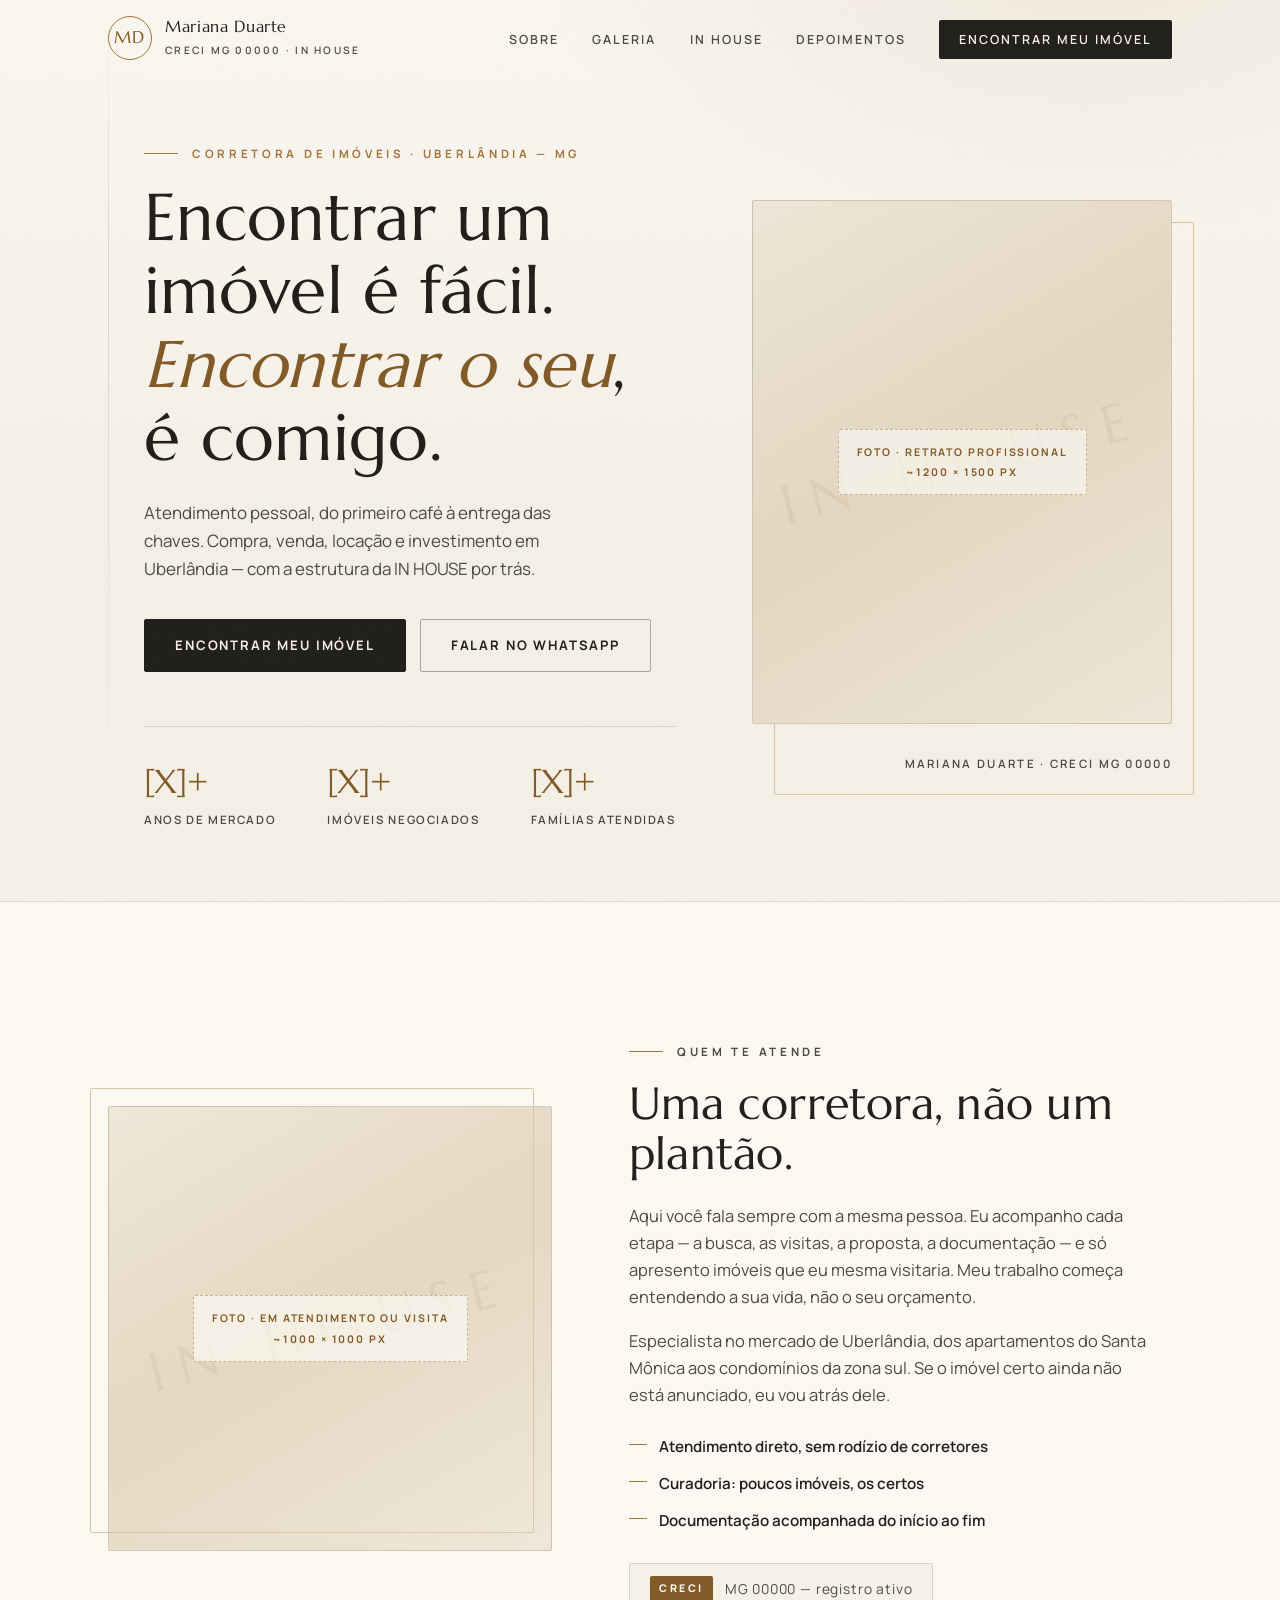
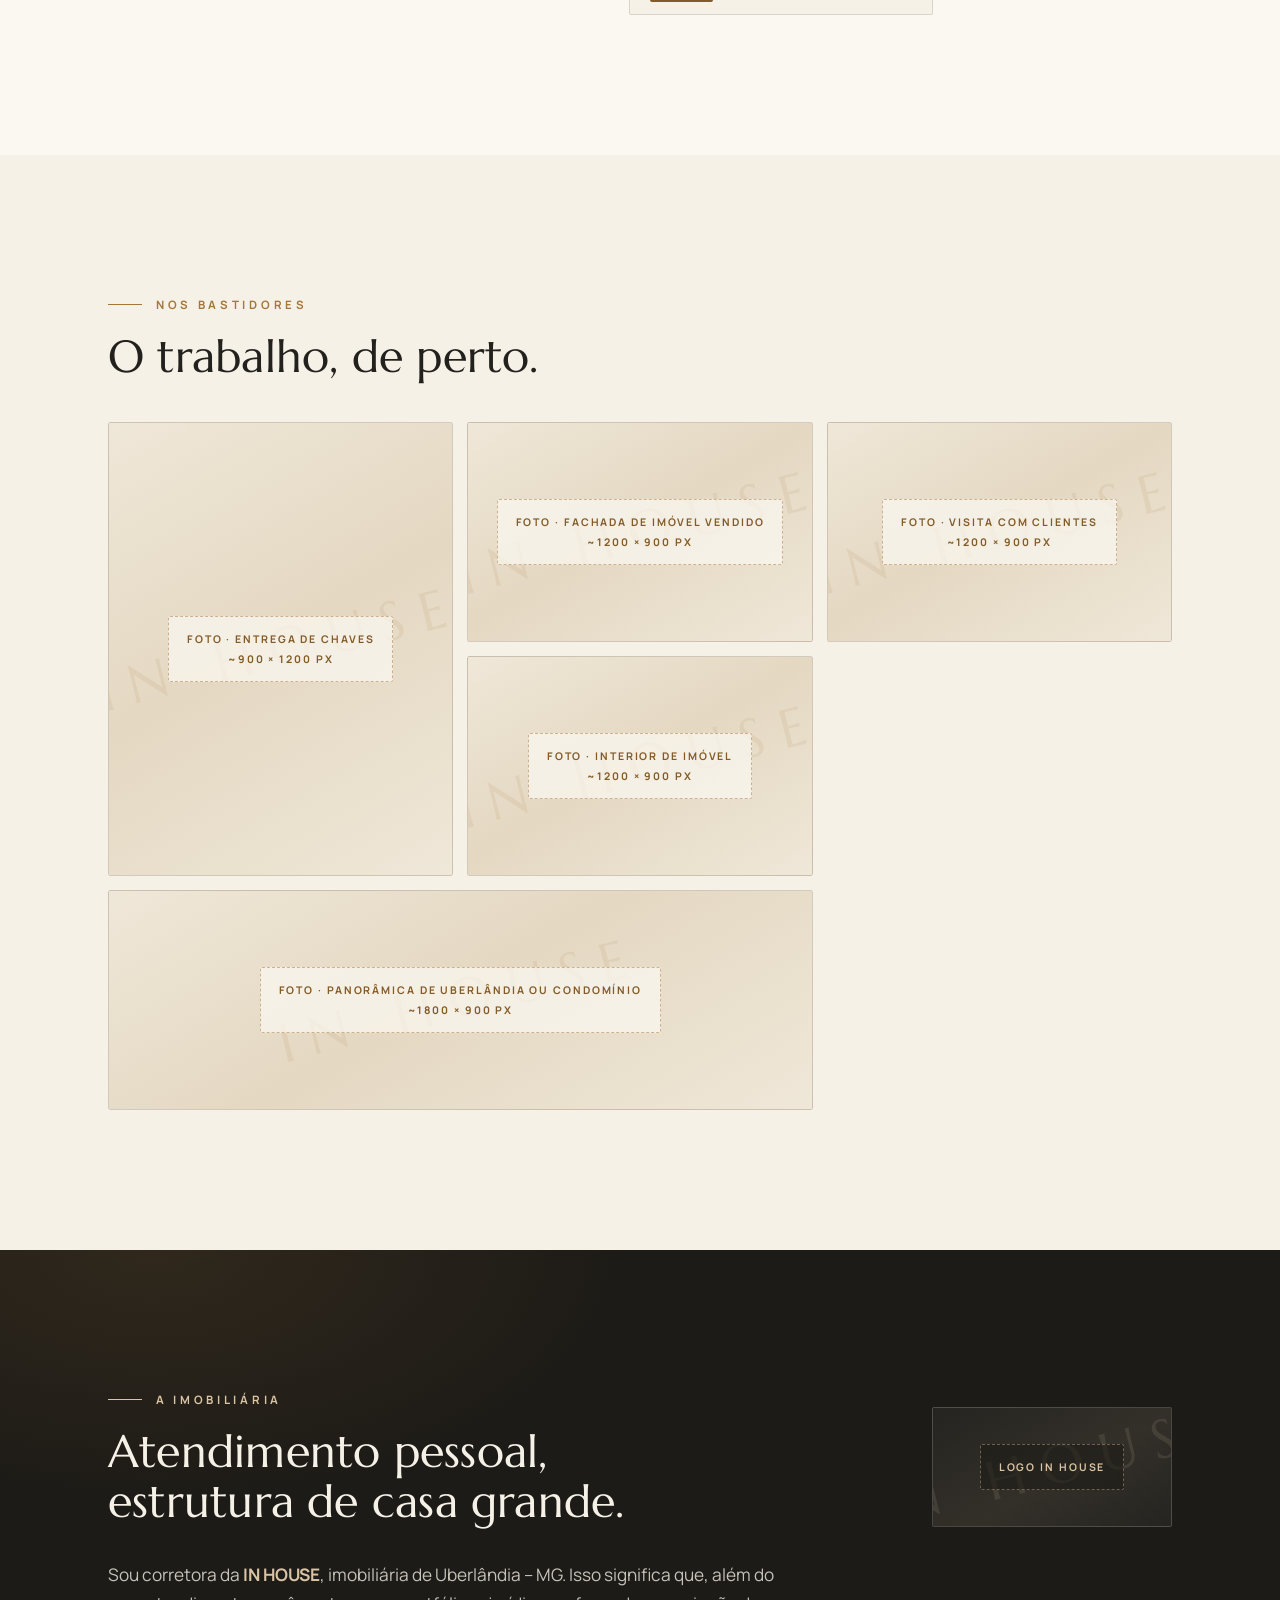
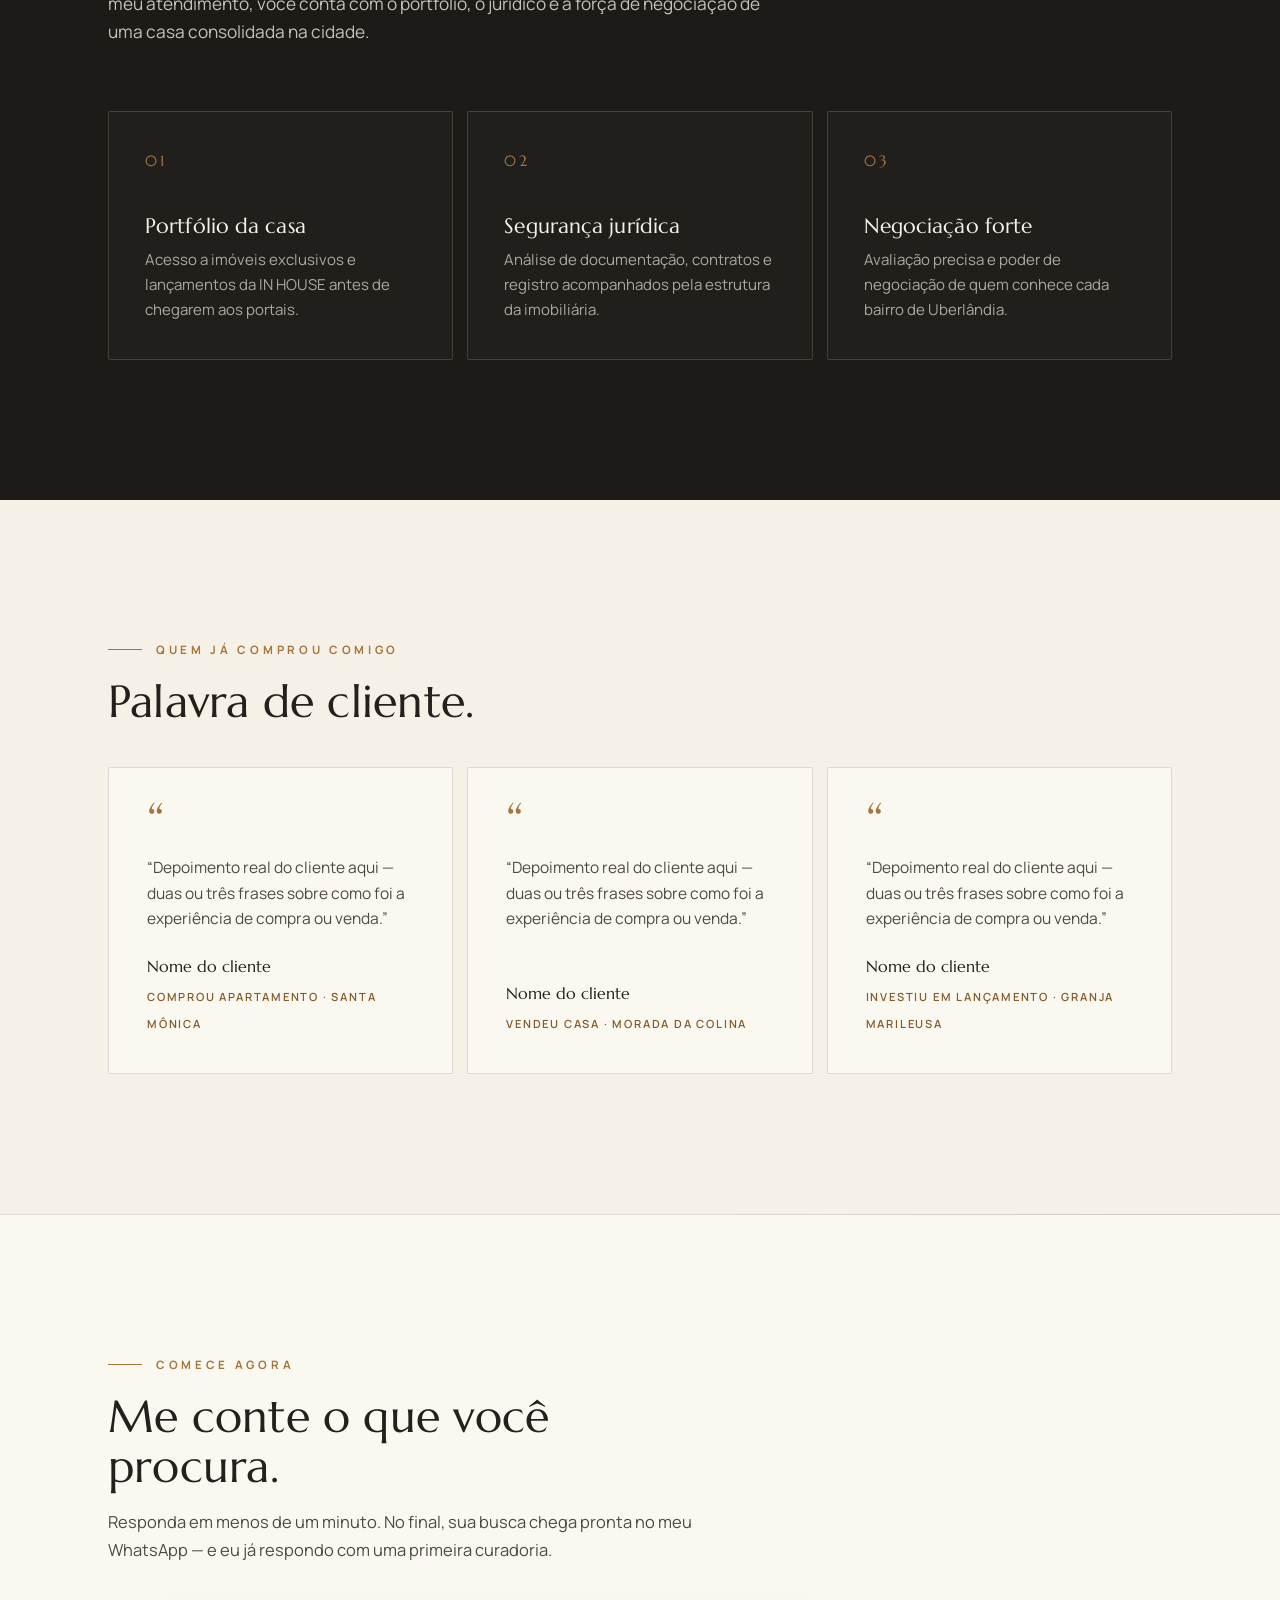
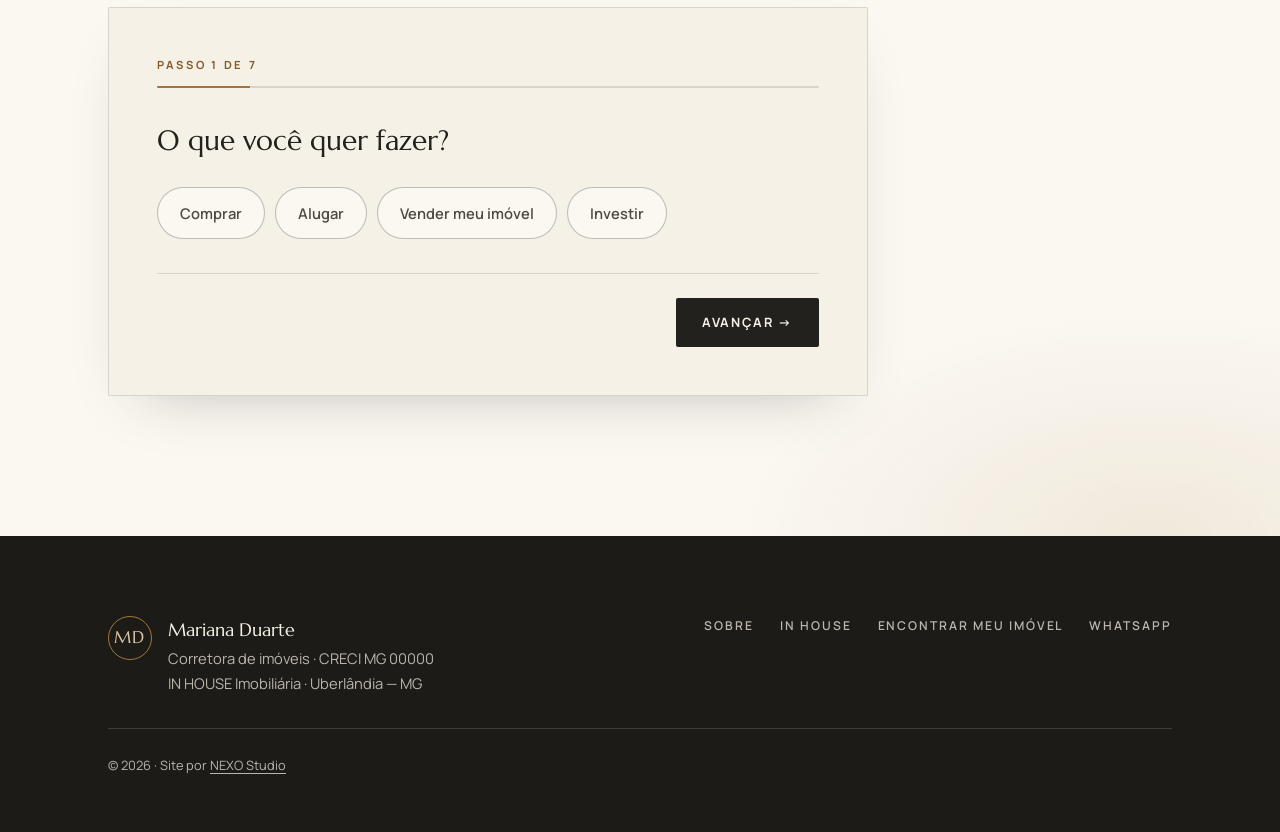
<file: index.html>
<!DOCTYPE html>
<html lang="pt-BR">
<head>
  <meta charset="UTF-8">
  <meta name="viewport" content="width=device-width, initial-scale=1.0">

  <!-- ⚠️ REPLACE WITH: nome real da corretora em todo o <head> (title, description, OG, JSON-LD) -->
  <title>Mariana Duarte — Corretora de Imóveis em Uberlândia · IN HOUSE</title>
  <meta name="description" content="Corretora de imóveis em Uberlândia – MG, na imobiliária IN HOUSE. Atendimento pessoal para comprar, vender, alugar ou investir. Conte o que procura e receba uma curadoria sob medida.">
  <link rel="canonical" href="https://caiomsi.github.io/Corretora-InHouse/">

  <!-- Open Graph -->
  <meta property="og:type" content="website">
  <meta property="og:locale" content="pt_BR">
  <meta property="og:title" content="Mariana Duarte — Corretora de Imóveis em Uberlândia · IN HOUSE">
  <meta property="og:description" content="Comprar, vender, alugar ou investir em Uberlândia com atendimento pessoal. Conte o que você procura e receba uma curadoria sob medida.">
  <meta property="og:url" content="https://caiomsi.github.io/Corretora-InHouse/">
  <!-- ⚠️ REPLACE WITH: imagem OG real 1200×630 (foto da corretora) -->
  <meta property="og:image" content="https://caiomsi.github.io/Corretora-InHouse/images/og-cover.jpg">

  <!-- Twitter -->
  <meta name="twitter:card" content="summary_large_image">
  <meta name="twitter:title" content="Mariana Duarte — Corretora de Imóveis em Uberlândia · IN HOUSE">
  <meta name="twitter:description" content="Comprar, vender, alugar ou investir em Uberlândia com atendimento pessoal.">

  <link rel="icon" type="image/svg+xml" href="favicon.svg">

  <link rel="preconnect" href="https://fonts.googleapis.com">
  <link rel="preconnect" href="https://fonts.gstatic.com" crossorigin>
  <link href="https://fonts.googleapis.com/css2?family=Marcellus&family=Manrope:wght@400;500;600;700&display=swap" rel="stylesheet">

  <link rel="stylesheet" href="css/style.css">

  <!-- JSON-LD: RealEstateAgent -->
  <script type="application/ld+json">
  {
    "@context": "https://schema.org",
    "@type": "RealEstateAgent",
    "name": "Mariana Duarte",
    "description": "Corretora de imóveis em Uberlândia – MG, na imobiliária IN HOUSE. Compra, venda, locação e investimento imobiliário.",
    "url": "https://caiomsi.github.io/Corretora-InHouse/",
    "image": "https://caiomsi.github.io/Corretora-InHouse/images/og-cover.jpg",
    "areaServed": {
      "@type": "City",
      "name": "Uberlândia",
      "containedInPlace": { "@type": "State", "name": "Minas Gerais" }
    },
    "address": {
      "@type": "PostalAddress",
      "addressLocality": "Uberlândia",
      "addressRegion": "MG",
      "addressCountry": "BR"
    },
    "worksFor": {
      "@type": "RealEstateAgent",
      "name": "IN HOUSE Imobiliária",
      "address": {
        "@type": "PostalAddress",
        "addressLocality": "Uberlândia",
        "addressRegion": "MG",
        "addressCountry": "BR"
      }
    },
    "knowsLanguage": "pt-BR"
  }
  </script>
</head>
<body>

  <!-- ═══════════ NAV ═══════════ -->
  <header class="nav" id="nav">
    <div class="nav-inner">
      <a class="brand" href="#topo" aria-label="Voltar ao topo">
        <span class="brand-mono" aria-hidden="true">MD</span>
        <span class="brand-text">
          <!-- ⚠️ REPLACE WITH: nome real -->
          <strong>Mariana Duarte</strong>
          <small>CRECI MG 00000 · IN HOUSE</small>
        </span>
      </a>
      <button class="nav-toggle" id="nav-toggle" aria-label="Abrir menu" aria-expanded="false" aria-controls="nav-links">
        <span></span><span></span>
      </button>
      <nav>
        <ul class="nav-links" id="nav-links">
          <li><a href="#sobre">Sobre</a></li>
          <li><a href="#galeria">Galeria</a></li>
          <li><a href="#inhouse">IN HOUSE</a></li>
          <li><a href="#depoimentos">Depoimentos</a></li>
          <li><a class="nav-cta" href="#encontrar">Encontrar meu imóvel</a></li>
        </ul>
      </nav>
    </div>
  </header>

  <main id="topo">

    <!-- ═══════════ HERO ═══════════ -->
    <section class="hero">
      <div class="hero-inner">
        <div class="hero-copy">
          <p class="kicker reveal">Corretora de imóveis · Uberlândia — MG</p>
          <h1 class="reveal">Encontrar um imóvel é fácil.<br><em>Encontrar o seu</em>, é comigo.</h1>
          <p class="lead reveal">
            <!-- ⚠️ REPLACE WITH: frase de posicionamento dela -->
            Atendimento pessoal, do primeiro café à entrega das chaves. Compra, venda,
            locação e investimento em Uberlândia — com a estrutura da IN HOUSE por trás.
          </p>
          <div class="hero-actions reveal">
            <a class="btn btn-solid" href="#encontrar">Encontrar meu imóvel</a>
            <a class="btn btn-line" href="#" id="wa-direct" target="_blank" rel="noopener">Falar no WhatsApp</a>
          </div>
          <dl class="hero-stats reveal">
            <!-- ⚠️ REPLACE WITH: números reais -->
            <div><dt>[X]+</dt><dd>anos de mercado</dd></div>
            <div><dt>[X]+</dt><dd>imóveis negociados</dd></div>
            <div><dt>[X]+</dt><dd>famílias atendidas</dd></div>
          </dl>
        </div>
        <figure class="hero-fig reveal" id="hero-fig">
          <!-- ⚠️ REPLACE WITH: <img src="images/retrato-corretora-uberlandia.jpg" alt="..."> -->
          <div class="ph ph-portrait">
            <span class="ph-tag">Foto · retrato profissional<br>~1200 × 1500 px</span>
          </div>
          <figcaption>
            <!-- ⚠️ REPLACE WITH: nome + CRECI reais -->
            Mariana Duarte · CRECI MG 00000
          </figcaption>
        </figure>
      </div>
    </section>

    <!-- ═══════════ SOBRE ═══════════ -->
    <section class="sobre" id="sobre">
      <div class="section-inner grid-2">
        <figure class="sobre-fig reveal">
          <!-- ⚠️ REPLACE WITH: foto dela em atendimento / visita -->
          <div class="ph ph-square">
            <span class="ph-tag">Foto · em atendimento ou visita<br>~1000 × 1000 px</span>
          </div>
        </figure>
        <div class="sobre-copy">
          <p class="kicker reveal">Quem te atende</p>
          <h2 class="reveal">Uma corretora, não um plantão.</h2>
          <!-- ⚠️ REPLACE WITH: bio real da corretora (formação, tempo de mercado, especialidade, jeito de trabalhar) -->
          <p class="reveal">
            Aqui você fala sempre com a mesma pessoa. Eu acompanho cada etapa — a busca,
            as visitas, a proposta, a documentação — e só apresento imóveis que eu mesma
            visitaria. Meu trabalho começa entendendo a sua vida, não o seu orçamento.
          </p>
          <p class="reveal">
            Especialista no mercado de Uberlândia, dos apartamentos do Santa Mônica aos
            condomínios da zona sul. Se o imóvel certo ainda não está anunciado, eu vou
            atrás dele.
          </p>
          <ul class="sobre-marks reveal">
            <li>Atendimento direto, sem rodízio de corretores</li>
            <li>Curadoria: poucos imóveis, os certos</li>
            <li>Documentação acompanhada do início ao fim</li>
          </ul>
          <p class="creci-badge reveal">
            <!-- ⚠️ REPLACE WITH: CRECI real -->
            <span>CRECI</span> MG&nbsp;00000 — registro ativo
          </p>
        </div>
      </div>
    </section>

    <!-- ═══════════ GALERIA ═══════════ -->
    <section class="galeria" id="galeria">
      <div class="section-inner">
        <p class="kicker reveal">Nos bastidores</p>
        <h2 class="reveal">O trabalho, de perto.</h2>
        <div class="gal-grid">
          <!-- ⚠️ REPLACE WITH: fotos reais — nomes de arquivo descritivos, ex.: images/entrega-chaves-morada-da-colina.jpg -->
          <figure class="gal-item gal-tall reveal"><div class="ph"><span class="ph-tag">Foto · entrega de chaves<br>~900 × 1200 px</span></div></figure>
          <figure class="gal-item reveal"><div class="ph"><span class="ph-tag">Foto · fachada de imóvel vendido<br>~1200 × 900 px</span></div></figure>
          <figure class="gal-item reveal"><div class="ph"><span class="ph-tag">Foto · visita com clientes<br>~1200 × 900 px</span></div></figure>
          <figure class="gal-item reveal"><div class="ph"><span class="ph-tag">Foto · interior de imóvel<br>~1200 × 900 px</span></div></figure>
          <figure class="gal-item gal-wide reveal"><div class="ph"><span class="ph-tag">Foto · panorâmica de Uberlândia ou condomínio<br>~1800 × 900 px</span></div></figure>
        </div>
      </div>
    </section>

    <!-- ═══════════ IN HOUSE ═══════════ -->
    <section class="inhouse" id="inhouse">
      <div class="section-inner">
        <div class="ih-head">
          <div>
            <p class="kicker kicker-light reveal">A imobiliária</p>
            <h2 class="reveal">Atendimento pessoal,<br>estrutura de casa grande.</h2>
          </div>
          <figure class="ih-logo reveal">
            <!-- ⚠️ REPLACE WITH: logo da IN HOUSE (SVG ou PNG fundo transparente) -->
            <div class="ph ph-logo"><span class="ph-tag">Logo IN HOUSE</span></div>
          </figure>
        </div>
        <p class="ih-lead reveal">
          <!-- ⚠️ REPLACE WITH: texto institucional real da IN HOUSE -->
          Sou corretora da <strong>IN HOUSE</strong>, imobiliária de Uberlândia – MG.
          Isso significa que, além do meu atendimento, você conta com o portfólio,
          o jurídico e a força de negociação de uma casa consolidada na cidade.
        </p>
        <div class="ih-cards">
          <article class="ih-card reveal">
            <span class="ih-num">01</span>
            <h3>Portfólio da casa</h3>
            <p>Acesso a imóveis exclusivos e lançamentos da IN HOUSE antes de chegarem aos portais.</p>
          </article>
          <article class="ih-card reveal">
            <span class="ih-num">02</span>
            <h3>Segurança jurídica</h3>
            <p>Análise de documentação, contratos e registro acompanhados pela estrutura da imobiliária.</p>
          </article>
          <article class="ih-card reveal">
            <span class="ih-num">03</span>
            <h3>Negociação forte</h3>
            <p>Avaliação precisa e poder de negociação de quem conhece cada bairro de Uberlândia.</p>
          </article>
        </div>
      </div>
    </section>

    <!-- ═══════════ DEPOIMENTOS ═══════════ -->
    <section class="depo" id="depoimentos">
      <div class="section-inner">
        <p class="kicker reveal">Quem já comprou comigo</p>
        <h2 class="reveal">Palavra de cliente.</h2>
        <div class="depo-grid">
          <!-- ⚠️ REPLACE WITH: depoimentos reais (nome + bairro/negócio fechado) -->
          <blockquote class="depo-card reveal">
            <p>“Depoimento real do cliente aqui — duas ou três frases sobre como foi a experiência de compra ou venda.”</p>
            <footer><strong>Nome do cliente</strong><span>Comprou apartamento · Santa Mônica</span></footer>
          </blockquote>
          <blockquote class="depo-card reveal">
            <p>“Depoimento real do cliente aqui — duas ou três frases sobre como foi a experiência de compra ou venda.”</p>
            <footer><strong>Nome do cliente</strong><span>Vendeu casa · Morada da Colina</span></footer>
          </blockquote>
          <blockquote class="depo-card reveal">
            <p>“Depoimento real do cliente aqui — duas ou três frases sobre como foi a experiência de compra ou venda.”</p>
            <footer><strong>Nome do cliente</strong><span>Investiu em lançamento · Granja Marileusa</span></footer>
          </blockquote>
        </div>
      </div>
    </section>

    <!-- ═══════════ WIZARD / ENCONTRAR ═══════════ -->
    <section class="encontrar" id="encontrar">
      <div class="section-inner">
        <div class="enc-head">
          <p class="kicker reveal">Comece agora</p>
          <h2 class="reveal">Me conte o que você procura.</h2>
          <p class="enc-sub reveal">
            Responda em menos de um minuto. No final, sua busca chega pronta no meu
            WhatsApp — e eu já respondo com uma primeira curadoria.
          </p>
        </div>

        <form class="wiz reveal" id="lead-wiz" novalidate>
          <div class="wiz-head" id="wiz-head">
            <p class="wiz-count">Passo <span id="wiz-current">1</span> de <span id="wiz-total">7</span></p>
            <div class="wiz-bar"><span class="wiz-fill" id="wiz-fill"></span></div>
          </div>

          <!-- Passo: intenção -->
          <fieldset class="wiz-step is-active" data-step-id="intencao" data-branch="all">
            <legend>O que você quer fazer?</legend>
            <div class="chips" data-field="intencao" data-required="true">
              <button type="button" class="chip" data-value="Comprar">Comprar</button>
              <button type="button" class="chip" data-value="Alugar">Alugar</button>
              <button type="button" class="chip" data-value="Vender meu imóvel">Vender meu imóvel</button>
              <button type="button" class="chip" data-value="Investir">Investir</button>
            </div>
            <p class="wiz-error" hidden>Escolha uma opção para continuar.</p>
          </fieldset>

          <!-- Passo: tipo + quartos (comprar/alugar) -->
          <fieldset class="wiz-step" data-step-id="tipo-busca" data-branch="comprar,alugar">
            <legend>Que tipo de imóvel?</legend>
            <div class="chips" data-field="tipo" data-required="true">
              <button type="button" class="chip" data-value="Apartamento">Apartamento</button>
              <button type="button" class="chip" data-value="Casa">Casa</button>
              <button type="button" class="chip" data-value="Casa em condomínio">Casa em condomínio</button>
              <button type="button" class="chip" data-value="Terreno">Terreno</button>
              <button type="button" class="chip" data-value="Comercial">Comercial</button>
            </div>
            <p class="wiz-sub">Quantos quartos?</p>
            <div class="chips" data-field="quartos" data-required="false">
              <button type="button" class="chip" data-value="1 quarto">1</button>
              <button type="button" class="chip" data-value="2 quartos">2</button>
              <button type="button" class="chip" data-value="3 quartos">3</button>
              <button type="button" class="chip" data-value="4+ quartos">4+</button>
              <button type="button" class="chip" data-value="Tanto faz">Tanto faz</button>
            </div>
            <p class="wiz-error" hidden>Escolha o tipo de imóvel para continuar.</p>
          </fieldset>

          <!-- Passo: tipo + situação (vender) -->
          <fieldset class="wiz-step" data-step-id="tipo-venda" data-branch="vender">
            <legend>Sobre o imóvel que você quer vender</legend>
            <div class="chips" data-field="tipo" data-required="true">
              <button type="button" class="chip" data-value="Apartamento">Apartamento</button>
              <button type="button" class="chip" data-value="Casa">Casa</button>
              <button type="button" class="chip" data-value="Casa em condomínio">Casa em condomínio</button>
              <button type="button" class="chip" data-value="Terreno">Terreno</button>
              <button type="button" class="chip" data-value="Comercial">Comercial</button>
            </div>
            <p class="wiz-sub">Situação do imóvel:</p>
            <div class="chips" data-field="situacao" data-required="false">
              <button type="button" class="chip" data-value="Quitado">Quitado</button>
              <button type="button" class="chip" data-value="Financiado">Financiado</button>
              <button type="button" class="chip" data-value="Em inventário">Em inventário</button>
            </div>
            <p class="wiz-error" hidden>Escolha o tipo de imóvel para continuar.</p>
          </fieldset>

          <!-- Passo: perfil (investir) -->
          <fieldset class="wiz-step" data-step-id="perfil-invest" data-branch="investir">
            <legend>Qual é o seu objetivo como investidor?</legend>
            <div class="chips" data-field="objetivo" data-required="true">
              <button type="button" class="chip" data-value="Renda de aluguel">Renda de aluguel</button>
              <button type="button" class="chip" data-value="Valorização / revenda">Valorização / revenda</button>
              <button type="button" class="chip" data-value="Os dois">Os dois</button>
              <button type="button" class="chip" data-value="Ainda estou entendendo">Ainda estou entendendo</button>
            </div>
            <p class="wiz-error" hidden>Escolha uma opção para continuar.</p>
          </fieldset>

          <!-- Passo: região (busca) -->
          <fieldset class="wiz-step" data-step-id="regiao-busca" data-branch="comprar,alugar,investir">
            <legend>Em qual região de Uberlândia?</legend>
            <div class="chips" data-field="regiao" data-required="true">
              <button type="button" class="chip" data-value="Zona Sul (Karaíba, Morada da Colina)">Zona Sul</button>
              <button type="button" class="chip" data-value="Centro">Centro</button>
              <button type="button" class="chip" data-value="Zona Leste (Santa Mônica, Tibery)">Zona Leste</button>
              <button type="button" class="chip" data-value="Granja Marileusa">Granja Marileusa</button>
              <button type="button" class="chip" data-value="Condomínio fechado">Condomínio fechado</button>
              <button type="button" class="chip" data-value="Aberto a sugestões">Me indique</button>
            </div>
            <p class="wiz-error" hidden>Escolha uma região para continuar.</p>
          </fieldset>

          <!-- Passo: região (venda) -->
          <fieldset class="wiz-step" data-step-id="regiao-venda" data-branch="vender">
            <legend>Onde fica o seu imóvel?</legend>
            <div class="chips" data-field="regiao" data-required="true">
              <button type="button" class="chip" data-value="Zona Sul (Karaíba, Morada da Colina)">Zona Sul</button>
              <button type="button" class="chip" data-value="Centro">Centro</button>
              <button type="button" class="chip" data-value="Zona Leste (Santa Mônica, Tibery)">Zona Leste</button>
              <button type="button" class="chip" data-value="Zona Norte">Zona Norte</button>
              <button type="button" class="chip" data-value="Zona Oeste">Zona Oeste</button>
              <button type="button" class="chip" data-value="Condomínio fechado">Condomínio fechado</button>
            </div>
            <p class="wiz-error" hidden>Escolha uma região para continuar.</p>
          </fieldset>

          <!-- Passos: faixa de valor (um por ramo) -->
          <fieldset class="wiz-step" data-step-id="valor-comprar" data-branch="comprar">
            <legend>Qual faixa de investimento?</legend>
            <div class="chips" data-field="valor" data-required="true">
              <button type="button" class="chip" data-value="Até R$ 300 mil">Até R$ 300 mil</button>
              <button type="button" class="chip" data-value="R$ 300 a 500 mil">R$ 300–500 mil</button>
              <button type="button" class="chip" data-value="R$ 500 mil a 1 milhão">R$ 500 mil – 1 mi</button>
              <button type="button" class="chip" data-value="Acima de R$ 1 milhão">Acima de R$ 1 mi</button>
            </div>
            <p class="wiz-error" hidden>Escolha uma faixa para continuar.</p>
          </fieldset>

          <fieldset class="wiz-step" data-step-id="valor-alugar" data-branch="alugar">
            <legend>Qual faixa de aluguel mensal?</legend>
            <div class="chips" data-field="valor" data-required="true">
              <button type="button" class="chip" data-value="Até R$ 1.500/mês">Até R$ 1.500</button>
              <button type="button" class="chip" data-value="R$ 1.500 a 3.000/mês">R$ 1.500–3.000</button>
              <button type="button" class="chip" data-value="R$ 3.000 a 5.000/mês">R$ 3.000–5.000</button>
              <button type="button" class="chip" data-value="Acima de R$ 5.000/mês">Acima de R$ 5.000</button>
            </div>
            <p class="wiz-error" hidden>Escolha uma faixa para continuar.</p>
          </fieldset>

          <fieldset class="wiz-step" data-step-id="valor-vender" data-branch="vender">
            <legend>Quanto você espera pelo imóvel?</legend>
            <div class="chips" data-field="valor" data-required="true">
              <button type="button" class="chip" data-value="Até R$ 300 mil">Até R$ 300 mil</button>
              <button type="button" class="chip" data-value="R$ 300 a 500 mil">R$ 300–500 mil</button>
              <button type="button" class="chip" data-value="R$ 500 mil a 1 milhão">R$ 500 mil – 1 mi</button>
              <button type="button" class="chip" data-value="Acima de R$ 1 milhão">Acima de R$ 1 mi</button>
              <button type="button" class="chip" data-value="Preciso de uma avaliação">Preciso de avaliação</button>
            </div>
            <p class="wiz-error" hidden>Escolha uma opção para continuar.</p>
          </fieldset>

          <fieldset class="wiz-step" data-step-id="valor-investir" data-branch="investir">
            <legend>Quanto pretende investir?</legend>
            <div class="chips" data-field="valor" data-required="true">
              <button type="button" class="chip" data-value="Até R$ 500 mil">Até R$ 500 mil</button>
              <button type="button" class="chip" data-value="R$ 500 mil a 1 milhão">R$ 500 mil – 1 mi</button>
              <button type="button" class="chip" data-value="Acima de R$ 1 milhão">Acima de R$ 1 mi</button>
              <button type="button" class="chip" data-value="Prefiro conversar">Prefiro conversar</button>
            </div>
            <p class="wiz-error" hidden>Escolha uma faixa para continuar.</p>
          </fieldset>

          <!-- Passo: pagamento (comprar) -->
          <fieldset class="wiz-step" data-step-id="pagamento" data-branch="comprar">
            <legend>Como pretende pagar?</legend>
            <div class="chips" data-field="pagamento" data-required="true">
              <button type="button" class="chip" data-value="À vista">À vista</button>
              <button type="button" class="chip" data-value="Financiamento">Financiamento</button>
              <button type="button" class="chip" data-value="Financiamento + FGTS">Financiamento + FGTS</button>
              <button type="button" class="chip" data-value="Ainda vou definir">Ainda vou definir</button>
            </div>
            <p class="wiz-error" hidden>Escolha uma opção para continuar.</p>
          </fieldset>

          <!-- Passo: momento -->
          <fieldset class="wiz-step" data-step-id="momento" data-branch="all">
            <legend>Para quando?</legend>
            <div class="chips" data-field="momento" data-required="true">
              <button type="button" class="chip" data-value="Para já">Para já</button>
              <button type="button" class="chip" data-value="Nos próximos 3 meses">Até 3 meses</button>
              <button type="button" class="chip" data-value="Nos próximos 6 meses">Até 6 meses</button>
              <button type="button" class="chip" data-value="Só pesquisando por enquanto">Só pesquisando</button>
            </div>
            <p class="wiz-error" hidden>Escolha uma opção para continuar.</p>
          </fieldset>

          <!-- Passo: contato -->
          <fieldset class="wiz-step" data-step-id="contato" data-branch="all">
            <legend>Quase lá — como te chamo?</legend>
            <div class="wiz-fields">
              <label for="lead-nome">Seu nome <span aria-hidden="true">*</span>
                <input type="text" id="lead-nome" name="nome" autocomplete="name" placeholder="Como prefere ser chamado(a)" required>
              </label>
            </div>
            <p class="wiz-sub">Melhor horário para eu te responder:</p>
            <div class="chips" data-field="horario" data-required="false">
              <button type="button" class="chip" data-value="De manhã">Manhã</button>
              <button type="button" class="chip" data-value="À tarde">Tarde</button>
              <button type="button" class="chip" data-value="À noite">Noite</button>
              <button type="button" class="chip" data-value="Qualquer horário">Qualquer um</button>
            </div>
            <p class="wiz-error" hidden>Preciso do seu nome para te chamar no WhatsApp.</p>
          </fieldset>

          <!-- Sucesso -->
          <div class="wiz-success" hidden>
            <p class="wiz-success-kicker">Tudo pronto</p>
            <h3>Sua busca está montada.</h3>
            <p>É só enviar — a mensagem abaixo chega direto no meu WhatsApp e eu respondo com as primeiras opções.</p>
            <pre class="wa-preview" id="wa-preview"></pre>
            <div class="wiz-success-actions">
              <a class="btn btn-solid btn-wa" id="wa-open" href="#" target="_blank" rel="noopener">Enviar no WhatsApp</a>
              <button type="button" class="btn btn-line" id="wa-copy">Copiar mensagem</button>
            </div>
            <button type="button" class="wiz-restart" id="wiz-restart">Refazer respostas</button>
          </div>

          <div class="wiz-nav" id="wiz-nav">
            <button type="button" class="wiz-btn wiz-back" id="wiz-back" hidden>← Voltar</button>
            <button type="button" class="wiz-btn wiz-next" id="wiz-next">Avançar →</button>
            <button type="submit" class="wiz-btn wiz-send" id="wiz-send" hidden>Montar minha busca →</button>
          </div>
        </form>
      </div>
    </section>
  </main>

  <!-- ═══════════ FOOTER ═══════════ -->
  <footer class="footer">
    <div class="section-inner footer-inner">
      <div class="footer-brand">
        <span class="brand-mono" aria-hidden="true">MD</span>
        <!-- ⚠️ REPLACE WITH: nome + CRECI reais -->
        <p><strong>Mariana Duarte</strong><br>Corretora de imóveis · CRECI MG 00000<br>IN HOUSE Imobiliária · Uberlândia — MG</p>
      </div>
      <nav class="footer-links" aria-label="Links do rodapé">
        <a href="#sobre">Sobre</a>
        <a href="#inhouse">IN HOUSE</a>
        <a href="#encontrar">Encontrar meu imóvel</a>
        <a href="#" id="wa-footer" target="_blank" rel="noopener">WhatsApp</a>
      </nav>
      <p class="footer-note">© <span id="year"></span> · Site por <a href="https://caiomsi.github.io/NEXO-Studio/" target="_blank" rel="noopener">NEXO Studio</a></p>
    </div>
  </footer>

  <!-- WhatsApp flutuante -->
  <a class="wa-float" id="wa-float" href="#" target="_blank" rel="noopener" aria-label="Falar no WhatsApp">
    <svg viewBox="0 0 24 24" width="26" height="26" fill="currentColor" aria-hidden="true"><path d="M12 2a10 10 0 0 0-8.6 15.1L2 22l5-1.3A10 10 0 1 0 12 2Zm0 18.2c-1.6 0-3.1-.4-4.4-1.2l-.3-.2-3 .8.8-2.9-.2-.3A8.2 8.2 0 1 1 12 20.2Zm4.6-6.1c-.3-.1-1.5-.7-1.7-.8-.2-.1-.4-.1-.6.1-.2.3-.6.8-.8 1-.1.2-.3.2-.5.1a6.7 6.7 0 0 1-3.4-3c-.3-.4 0-.6.1-.8l.5-.6c.1-.2.1-.3 0-.5l-.8-1.9c-.2-.5-.4-.4-.6-.4h-.5c-.2 0-.5.1-.7.3-.2.3-.9.9-.9 2.2s.9 2.5 1.1 2.7c.1.2 1.8 2.8 4.4 3.9 2.6 1.1 2.6.7 3.1.7.5-.1 1.5-.6 1.7-1.2.2-.6.2-1.1.2-1.2l-.6-.4Z"/></svg>
  </a>

  <script src="js/main.js"></script>
</body>
</html>
</file>
<file: css/style.css>
/* ═══════════════════════════════════════════════════════════
   Corretora IN HOUSE — Uberlândia MG
   Elegante / alto padrão: marfim + grafite + bronze
   Marcellus (display) + Manrope (texto)
   ═══════════════════════════════════════════════════════════ */

:root {
  /* paleta */
  --ivory: #f6f1e7;
  --ivory-deep: #efe7d8;
  --paper: #fbf8f2;
  --graphite: #23211d;
  --graphite-soft: #4d4a43;
  --bronze: #a4763b;
  --bronze-deep: #835b28;
  --bronze-pale: #d9c4a4;
  --dark: #1d1b17;
  --dark-2: #262420;
  --line: rgba(35, 33, 29, 0.14);
  --line-light: rgba(246, 241, 231, 0.16);

  /* tipografia */
  --font-display: 'Marcellus', 'Times New Roman', serif;
  --font-body: 'Manrope', 'Helvetica Neue', sans-serif;

  /* medidas */
  --max-w: 1160px;
  --pad-x: clamp(20px, 5vw, 48px);
  --sec-y: clamp(72px, 11vw, 140px);
  --radius: 2px;

  --ease: cubic-bezier(0.22, 1, 0.36, 1);
}

/* ── Reset básico ── */
*, *::before, *::after { box-sizing: border-box; margin: 0; padding: 0; }
html { scroll-behavior: smooth; }
body {
  font-family: var(--font-body);
  font-size: 16.5px;
  line-height: 1.65;
  color: var(--graphite);
  background: var(--ivory);
  -webkit-font-smoothing: antialiased;
}
/* grão sutil de papel */
body::before {
  content: '';
  position: fixed;
  inset: 0;
  pointer-events: none;
  z-index: 1;
  opacity: 0.5;
  background-image: url("data:image/svg+xml,%3Csvg xmlns='http://www.w3.org/2000/svg' width='140' height='140'%3E%3Cfilter id='n'%3E%3CfeTurbulence type='fractalNoise' baseFrequency='0.9' numOctaves='2'/%3E%3CfeColorMatrix values='0 0 0 0 0 0 0 0 0 0 0 0 0 0 0 0 0 0 0.03 0'/%3E%3C/filter%3E%3Crect width='140' height='140' filter='url(%23n)'/%3E%3C/svg%3E");
}
img { max-width: 100%; display: block; }
a { color: inherit; text-decoration: none; }
ul { list-style: none; }
button { font: inherit; cursor: pointer; background: none; border: none; color: inherit; }
fieldset { border: none; }
legend { padding: 0; }

::selection { background: var(--bronze); color: var(--paper); }

/* ── Tipografia base ── */
h1, h2, h3 {
  font-family: var(--font-display);
  font-weight: 400;
  line-height: 1.12;
  letter-spacing: 0.005em;
}
h1 { font-size: clamp(2.4rem, 5.4vw, 4.1rem); }
h2 { font-size: clamp(1.9rem, 3.6vw, 2.8rem); }
h1 em { font-style: italic; color: var(--bronze-deep); }

.kicker {
  font-size: 0.72rem;
  font-weight: 700;
  letter-spacing: 0.32em;
  text-transform: uppercase;
  color: var(--bronze);
  margin-bottom: 18px;
  display: flex;
  align-items: center;
  gap: 14px;
}
.kicker::before {
  content: '';
  width: 34px;
  height: 1px;
  background: var(--bronze);
  flex: none;
}
.kicker-light { color: var(--bronze-pale); }
.kicker-light::before { background: var(--bronze-pale); }

.section-inner {
  max-width: var(--max-w);
  margin: 0 auto;
  padding: var(--sec-y) var(--pad-x);
  position: relative;
  z-index: 2;
}

/* ── Botões ── */
.btn {
  display: inline-flex;
  align-items: center;
  justify-content: center;
  gap: 10px;
  padding: 15px 30px;
  font-size: 0.82rem;
  font-weight: 700;
  letter-spacing: 0.14em;
  text-transform: uppercase;
  border-radius: var(--radius);
  transition: all 0.3s var(--ease);
}
.btn-solid {
  background: var(--graphite);
  color: var(--ivory);
  border: 1px solid var(--graphite);
}
.btn-solid:hover { background: var(--bronze-deep); border-color: var(--bronze-deep); }
.btn-line {
  border: 1px solid rgba(35, 33, 29, 0.35);
  color: var(--graphite);
}
.btn-line:hover { border-color: var(--bronze); color: var(--bronze-deep); }
.btn-wa { background: var(--bronze-deep); border-color: var(--bronze-deep); }
.btn-wa:hover { background: var(--graphite); border-color: var(--graphite); }

/* ── Reveal ── */
.reveal {
  opacity: 0;
  transform: translateY(22px);
  transition: opacity 0.8s var(--ease), transform 0.8s var(--ease);
}
.reveal.visible { opacity: 1; transform: none; }
@media (prefers-reduced-motion: reduce) {
  .reveal { opacity: 1; transform: none; transition: none; }
}

/* ═══════════ NAV ═══════════ */
.nav {
  position: fixed;
  top: 0; left: 0; right: 0;
  z-index: 50;
  transition: background 0.35s var(--ease), box-shadow 0.35s var(--ease);
}
.nav.scrolled {
  background: rgba(251, 248, 242, 0.92);
  backdrop-filter: blur(12px);
  -webkit-backdrop-filter: blur(12px);
  box-shadow: 0 1px 0 var(--line);
}
.nav-inner {
  max-width: var(--max-w);
  margin: 0 auto;
  padding: 16px var(--pad-x);
  display: flex;
  align-items: center;
  justify-content: space-between;
  gap: 24px;
}
.brand { display: flex; align-items: center; gap: 13px; }
.brand-mono {
  font-family: var(--font-display);
  font-size: 1.05rem;
  letter-spacing: 0.06em;
  width: 44px; height: 44px;
  display: grid;
  place-items: center;
  border: 1px solid var(--bronze);
  color: var(--bronze-deep);
  border-radius: 50%;
  flex: none;
}
.brand-text { line-height: 1.25; }
.brand-text strong {
  font-family: var(--font-display);
  font-weight: 400;
  font-size: 1.02rem;
  letter-spacing: 0.04em;
  display: block;
}
.brand-text small {
  font-size: 0.64rem;
  font-weight: 600;
  letter-spacing: 0.22em;
  text-transform: uppercase;
  color: var(--graphite-soft);
}

.nav-links {
  display: flex;
  align-items: center;
  gap: clamp(18px, 2.6vw, 34px);
}
.nav-links a {
  font-size: 0.78rem;
  font-weight: 600;
  letter-spacing: 0.16em;
  text-transform: uppercase;
  color: var(--graphite-soft);
  transition: color 0.25s;
  position: relative;
}
.nav-links a:hover, .nav-links a.is-active { color: var(--bronze-deep); }
.nav-links a.nav-cta {
  color: var(--ivory);
  background: var(--graphite);
  padding: 11px 20px;
  border-radius: var(--radius);
  transition: background 0.3s var(--ease);
}
.nav-links a.nav-cta:hover { background: var(--bronze-deep); color: var(--ivory); }

.nav-toggle {
  display: none;
  flex-direction: column;
  gap: 6px;
  padding: 8px;
}
.nav-toggle span {
  width: 24px; height: 1.5px;
  background: var(--graphite);
  transition: transform 0.3s var(--ease), opacity 0.3s;
}

@media (max-width: 860px) {
  .nav-toggle { display: flex; }
  .nav-links {
    position: absolute;
    top: 100%; left: 0; right: 0;
    flex-direction: column;
    align-items: stretch;
    gap: 0;
    background: var(--paper);
    border-bottom: 1px solid var(--line);
    padding: 8px 0 16px;
    display: none;
  }
  .nav-links.open { display: flex; }
  .nav-links a { display: block; padding: 13px var(--pad-x); }
  .nav-links a.nav-cta { margin: 10px var(--pad-x) 0; text-align: center; }
  .nav.scrolled .nav-links, .nav-links.open ~ * { background: var(--paper); }
  .nav:has(.nav-links.open) { background: var(--paper); }
}

/* ═══════════ HERO ═══════════ */
.hero {
  min-height: 100svh;
  display: flex;
  align-items: center;
  position: relative;
  overflow: hidden;
  background:
    radial-gradient(900px 500px at 85% -10%, rgba(164, 118, 59, 0.13), transparent 65%),
    linear-gradient(180deg, var(--paper) 0%, var(--ivory) 60%);
}
/* linha vertical decorativa */
.hero::after {
  content: '';
  position: absolute;
  top: 0; bottom: 0;
  left: calc(50% - var(--max-w) / 2 + var(--pad-x));
  width: 1px;
  background: linear-gradient(180deg, transparent, var(--line) 30%, transparent 90%);
  pointer-events: none;
}
.hero-inner {
  max-width: var(--max-w);
  margin: 0 auto;
  padding: clamp(120px, 16vh, 170px) var(--pad-x) clamp(56px, 8vh, 90px);
  display: grid;
  grid-template-columns: 1.15fr 0.85fr;
  gap: clamp(32px, 6vw, 80px);
  align-items: center;
  width: 100%;
}
.hero-copy { padding-left: clamp(0px, 3vw, 36px); }
.lead {
  margin-top: 24px;
  max-width: 46ch;
  font-size: 1.06rem;
  color: var(--graphite-soft);
}
.hero-actions {
  display: flex;
  flex-wrap: wrap;
  gap: 14px;
  margin-top: 36px;
}
.hero-stats {
  display: flex;
  gap: clamp(26px, 4vw, 52px);
  margin-top: clamp(40px, 6vh, 64px);
  padding-top: 28px;
  border-top: 1px solid var(--line);
}
.hero-stats dt {
  font-family: var(--font-display);
  font-size: clamp(1.7rem, 2.6vw, 2.2rem);
  color: var(--bronze-deep);
}
.hero-stats dd {
  font-size: 0.72rem;
  font-weight: 600;
  letter-spacing: 0.14em;
  text-transform: uppercase;
  color: var(--graphite-soft);
}

.hero-fig { position: relative; }
.hero-fig::before {
  /* moldura bronze deslocada */
  content: '';
  position: absolute;
  inset: 22px -22px -22px 22px;
  border: 1px solid var(--bronze-pale);
  border-radius: var(--radius);
  pointer-events: none;
}
.hero-fig figcaption {
  margin-top: 30px;
  font-size: 0.72rem;
  font-weight: 600;
  letter-spacing: 0.2em;
  text-transform: uppercase;
  color: var(--graphite-soft);
  text-align: right;
}

@media (max-width: 860px) {
  .hero-inner { grid-template-columns: 1fr; }
  .hero-fig { max-width: 420px; }
  .hero-fig::before { inset: 14px -14px -14px 14px; }
}

/* ═══════════ PLACEHOLDERS DE FOTO ═══════════ */
.ph {
  position: relative;
  width: 100%;
  border-radius: var(--radius);
  overflow: hidden;
  display: grid;
  place-items: center;
  background:
    linear-gradient(150deg, var(--ivory-deep) 0%, #e4d8c2 48%, var(--ivory-deep) 100%);
  border: 1px solid var(--line);
  min-height: 200px;
}
.ph::before {
  /* monograma de fundo */
  content: 'IN HOUSE';
  position: absolute;
  font-family: var(--font-display);
  font-size: clamp(2rem, 6vw, 3.4rem);
  letter-spacing: 0.3em;
  color: rgba(164, 118, 59, 0.1);
  white-space: nowrap;
  transform: rotate(-14deg);
}
.ph-tag {
  position: relative;
  font-size: 0.66rem;
  font-weight: 700;
  letter-spacing: 0.18em;
  text-transform: uppercase;
  text-align: center;
  line-height: 1.9;
  color: var(--bronze-deep);
  border: 1px dashed rgba(164, 118, 59, 0.5);
  padding: 12px 18px;
  background: rgba(251, 248, 242, 0.72);
  border-radius: var(--radius);
}
.ph-portrait { aspect-ratio: 4 / 5; }
.ph-square { aspect-ratio: 1; }
.ph-logo { min-height: 120px; aspect-ratio: 5 / 2; }

/* ═══════════ SOBRE ═══════════ */
.sobre { background: var(--paper); border-top: 1px solid var(--line); }
.grid-2 {
  display: grid;
  grid-template-columns: 0.9fr 1.1fr;
  gap: clamp(36px, 6vw, 84px);
  align-items: center;
}
.sobre-fig { position: relative; }
.sobre-fig::after {
  content: '';
  position: absolute;
  inset: -18px 18px 18px -18px;
  border: 1px solid var(--bronze-pale);
  border-radius: var(--radius);
  pointer-events: none;
}
.sobre-copy h2 { margin-bottom: 22px; }
.sobre-copy p + p { margin-top: 16px; }
.sobre-copy > p { color: var(--graphite-soft); max-width: 52ch; }

.sobre-marks { margin-top: 26px; display: grid; gap: 12px; }
.sobre-marks li {
  position: relative;
  padding-left: 30px;
  font-weight: 600;
  font-size: 0.95rem;
}
.sobre-marks li::before {
  content: '';
  position: absolute;
  left: 0; top: 0.62em;
  width: 18px; height: 1px;
  background: var(--bronze);
}
.creci-badge {
  margin-top: 30px;
  display: inline-flex;
  align-items: center;
  gap: 12px;
  padding: 12px 20px;
  border: 1px solid var(--line);
  border-radius: var(--radius);
  font-size: 0.86rem;
  letter-spacing: 0.06em;
  background: var(--ivory);
}
.creci-badge span {
  font-size: 0.66rem;
  font-weight: 800;
  letter-spacing: 0.24em;
  color: var(--paper);
  background: var(--bronze-deep);
  padding: 4px 9px;
  border-radius: var(--radius);
}

@media (max-width: 860px) {
  .grid-2 { grid-template-columns: 1fr; }
  .sobre-fig { max-width: 420px; margin-top: 10px; }
}

/* ═══════════ GALERIA ═══════════ */
.galeria h2 { margin-bottom: 40px; }
.gal-grid {
  display: grid;
  grid-template-columns: repeat(3, 1fr);
  grid-auto-rows: 220px;
  gap: 14px;
}
.gal-item { overflow: hidden; border-radius: var(--radius); }
.gal-item .ph { height: 100%; min-height: 0; }
.gal-tall { grid-row: span 2; }
.gal-wide { grid-column: span 2; }
@media (max-width: 760px) {
  .gal-grid { grid-template-columns: 1fr 1fr; grid-auto-rows: 180px; }
  .gal-wide { grid-column: span 2; }
}

/* ═══════════ IN HOUSE ═══════════ */
.inhouse {
  background:
    radial-gradient(800px 420px at 12% 0%, rgba(164, 118, 59, 0.14), transparent 60%),
    var(--dark);
  color: var(--ivory);
}
.ih-head {
  display: flex;
  align-items: flex-end;
  justify-content: space-between;
  gap: 40px;
  flex-wrap: wrap;
  margin-bottom: 34px;
}
.ih-logo { width: min(240px, 44vw); }
.ih-logo .ph {
  background: linear-gradient(150deg, var(--dark-2), #33302a 55%, var(--dark-2));
  border-color: var(--line-light);
}
.ih-logo .ph::before { color: rgba(217, 196, 164, 0.12); }
.ih-logo .ph-tag {
  color: var(--bronze-pale);
  border-color: rgba(217, 196, 164, 0.4);
  background: rgba(29, 27, 23, 0.6);
}
.ih-lead {
  max-width: 62ch;
  font-size: 1.08rem;
  color: rgba(246, 241, 231, 0.78);
}
.ih-lead strong { color: var(--bronze-pale); font-weight: 700; }

.ih-cards {
  margin-top: clamp(40px, 6vw, 64px);
  display: grid;
  grid-template-columns: repeat(3, 1fr);
  gap: 14px;
}
.ih-card {
  border: 1px solid var(--line-light);
  border-radius: var(--radius);
  padding: clamp(24px, 3vw, 36px);
  background: rgba(38, 36, 32, 0.55);
  transition: border-color 0.35s var(--ease), transform 0.35s var(--ease);
}
.ih-card:hover { border-color: var(--bronze); transform: translateY(-4px); }
.ih-num {
  font-family: var(--font-display);
  font-size: 0.95rem;
  letter-spacing: 0.2em;
  color: var(--bronze);
  display: block;
  margin-bottom: 42px;
}
.ih-card h3 { font-size: 1.3rem; margin-bottom: 10px; }
.ih-card p { font-size: 0.94rem; color: rgba(246, 241, 231, 0.66); }

@media (max-width: 760px) {
  .ih-cards { grid-template-columns: 1fr; }
  .ih-num { margin-bottom: 20px; }
}

/* ═══════════ DEPOIMENTOS ═══════════ */
.depo { background: var(--ivory); }
.depo h2 { margin-bottom: 40px; }
.depo-grid {
  display: grid;
  grid-template-columns: repeat(3, 1fr);
  gap: 14px;
}
.depo-card {
  position: relative;
  border: 1px solid var(--line);
  border-radius: var(--radius);
  background: var(--paper);
  padding: clamp(26px, 3vw, 38px);
  display: flex;
  flex-direction: column;
  gap: 22px;
}
.depo-card::before {
  content: '“';
  font-family: var(--font-display);
  font-size: 3.4rem;
  line-height: 0.6;
  color: var(--bronze);
  display: block;
  height: 0.5em;
}
.depo-card p { font-size: 0.97rem; color: var(--graphite-soft); flex: 1; }
.depo-card footer strong {
  font-family: var(--font-display);
  font-weight: 400;
  font-size: 1.02rem;
  display: block;
}
.depo-card footer span {
  font-size: 0.7rem;
  font-weight: 600;
  letter-spacing: 0.16em;
  text-transform: uppercase;
  color: var(--bronze-deep);
}
@media (max-width: 860px) {
  .depo-grid { grid-template-columns: 1fr; }
}

/* ═══════════ ENCONTRAR / WIZARD ═══════════ */
.encontrar {
  background:
    radial-gradient(700px 380px at 90% 100%, rgba(164, 118, 59, 0.12), transparent 60%),
    var(--paper);
  border-top: 1px solid var(--line);
}
.enc-head { max-width: 620px; margin-bottom: 44px; }
.enc-sub { margin-top: 16px; color: var(--graphite-soft); }

.wiz {
  max-width: 760px;
  border: 1px solid var(--line);
  border-radius: var(--radius);
  background: var(--ivory);
  box-shadow: 0 24px 60px -36px rgba(35, 33, 29, 0.35);
  padding: clamp(26px, 4vw, 48px);
}
.wiz-head { margin-bottom: 30px; }
.wiz-count {
  font-size: 0.7rem;
  font-weight: 700;
  letter-spacing: 0.24em;
  text-transform: uppercase;
  color: var(--bronze-deep);
  margin-bottom: 12px;
}
.wiz-bar {
  height: 2px;
  background: var(--line);
  border-radius: 2px;
  overflow: hidden;
}
.wiz-fill {
  display: block;
  height: 100%;
  width: 14%;
  background: var(--bronze);
  transition: width 0.45s var(--ease);
}

.wiz-step { display: none; }
.wiz-step.is-active { display: block; animation: step-in 0.45s var(--ease); }
@keyframes step-in {
  from { opacity: 0; transform: translateY(14px); }
  to { opacity: 1; transform: none; }
}
.wiz-step legend {
  font-family: var(--font-display);
  font-size: clamp(1.35rem, 2.4vw, 1.75rem);
  margin-bottom: 22px;
}
.wiz-sub {
  margin: 26px 0 12px;
  font-size: 0.78rem;
  font-weight: 700;
  letter-spacing: 0.18em;
  text-transform: uppercase;
  color: var(--graphite-soft);
}

.chips { display: flex; flex-wrap: wrap; gap: 10px; }
.chip {
  padding: 13px 22px;
  border: 1px solid rgba(35, 33, 29, 0.28);
  border-radius: 999px;
  font-size: 0.92rem;
  font-weight: 600;
  color: var(--graphite-soft);
  background: var(--paper);
  transition: all 0.25s var(--ease);
}
.chip:hover { border-color: var(--bronze); color: var(--bronze-deep); }
.chip.is-selected {
  background: var(--graphite);
  border-color: var(--graphite);
  color: var(--ivory);
}

.wiz-fields label {
  display: block;
  font-size: 0.78rem;
  font-weight: 700;
  letter-spacing: 0.14em;
  text-transform: uppercase;
  color: var(--graphite-soft);
}
.wiz-fields label span { color: var(--bronze-deep); }
.wiz-fields input {
  display: block;
  width: 100%;
  margin-top: 10px;
  padding: 15px 16px;
  font: inherit;
  font-size: 1rem;
  letter-spacing: normal;
  text-transform: none;
  color: var(--graphite);
  background: var(--paper);
  border: 1px solid rgba(35, 33, 29, 0.28);
  border-radius: var(--radius);
  transition: border-color 0.25s;
}
.wiz-fields input:focus { outline: none; border-color: var(--bronze); }
.wiz-fields input.is-invalid { border-color: #b03a2e; }

.wiz-error {
  margin-top: 16px;
  font-size: 0.86rem;
  font-weight: 600;
  color: #b03a2e;
}

.wiz-nav {
  display: flex;
  justify-content: space-between;
  align-items: center;
  gap: 14px;
  margin-top: 34px;
  padding-top: 24px;
  border-top: 1px solid var(--line);
}
.wiz-btn {
  padding: 14px 26px;
  font-size: 0.8rem;
  font-weight: 700;
  letter-spacing: 0.14em;
  text-transform: uppercase;
  border-radius: var(--radius);
  transition: all 0.3s var(--ease);
}
.wiz-back { color: var(--graphite-soft); }
.wiz-back:hover { color: var(--bronze-deep); }
.wiz-next, .wiz-send {
  background: var(--graphite);
  color: var(--ivory);
  margin-left: auto;
}
.wiz-next:hover, .wiz-send:hover { background: var(--bronze-deep); }
.wiz-send { background: var(--bronze-deep); }
.wiz-send:hover { background: var(--graphite); }

/* sucesso */
.wiz-success { text-align: left; }
.wiz-success-kicker {
  font-size: 0.7rem;
  font-weight: 700;
  letter-spacing: 0.28em;
  text-transform: uppercase;
  color: var(--bronze-deep);
  margin-bottom: 10px;
}
.wiz-success h3 {
  font-size: clamp(1.5rem, 2.6vw, 1.9rem);
  margin-bottom: 10px;
}
.wiz-success > p { color: var(--graphite-soft); max-width: 52ch; }
.wa-preview {
  margin: 24px 0;
  padding: 22px;
  white-space: pre-wrap;
  word-break: break-word;
  font-family: var(--font-body);
  font-size: 0.95rem;
  line-height: 1.7;
  color: var(--graphite);
  background: var(--paper);
  border: 1px dashed rgba(164, 118, 59, 0.55);
  border-radius: var(--radius);
}
.wiz-success-actions { display: flex; flex-wrap: wrap; gap: 12px; }
.wiz-restart {
  margin-top: 22px;
  font-size: 0.78rem;
  font-weight: 600;
  letter-spacing: 0.1em;
  text-transform: uppercase;
  color: var(--graphite-soft);
  text-decoration: underline;
  text-underline-offset: 4px;
}
.wiz-restart:hover { color: var(--bronze-deep); }

/* ═══════════ FOOTER ═══════════ */
.footer { background: var(--dark); color: rgba(246, 241, 231, 0.72); }
.footer-inner {
  padding-top: clamp(48px, 7vw, 80px);
  padding-bottom: clamp(36px, 5vw, 56px);
  display: grid;
  grid-template-columns: 1.2fr 1fr;
  gap: 32px;
}
.footer-brand { display: flex; gap: 16px; align-items: flex-start; }
.footer-brand .brand-mono { border-color: var(--bronze); color: var(--bronze-pale); }
.footer-brand p { font-size: 0.92rem; line-height: 1.7; }
.footer-brand strong {
  font-family: var(--font-display);
  font-weight: 400;
  font-size: 1.1rem;
  color: var(--ivory);
}
.footer-links {
  display: flex;
  flex-wrap: wrap;
  gap: 10px 26px;
  align-content: start;
  justify-content: flex-end;
}
.footer-links a {
  font-size: 0.76rem;
  font-weight: 600;
  letter-spacing: 0.16em;
  text-transform: uppercase;
  transition: color 0.25s;
}
.footer-links a:hover { color: var(--bronze-pale); }
.footer-note {
  grid-column: 1 / -1;
  padding-top: 26px;
  border-top: 1px solid var(--line-light);
  font-size: 0.8rem;
}
.footer-note a { text-decoration: underline; text-underline-offset: 3px; }
.footer-note a:hover { color: var(--bronze-pale); }
@media (max-width: 860px) {
  .footer-inner { grid-template-columns: 1fr; }
  .footer-links { justify-content: flex-start; }
  /* deixa os links do rodapé fora da área do botão flutuante */
  .footer-inner { padding-right: 90px; }
}

/* ═══════════ WHATSAPP FLUTUANTE ═══════════ */
.wa-float {
  position: fixed;
  right: 22px;
  bottom: 22px;
  z-index: 40;
  width: 56px; height: 56px;
  display: grid;
  place-items: center;
  border-radius: 50%;
  background: var(--bronze-deep);
  color: var(--ivory);
  box-shadow: 0 12px 30px -10px rgba(131, 91, 40, 0.65);
  opacity: 0;
  transform: translateY(16px);
  pointer-events: none;
  transition: all 0.4s var(--ease);
}
.wa-float.is-visible {
  opacity: 1;
  transform: none;
  pointer-events: auto;
}
.wa-float:hover { background: var(--graphite); }
</file>
